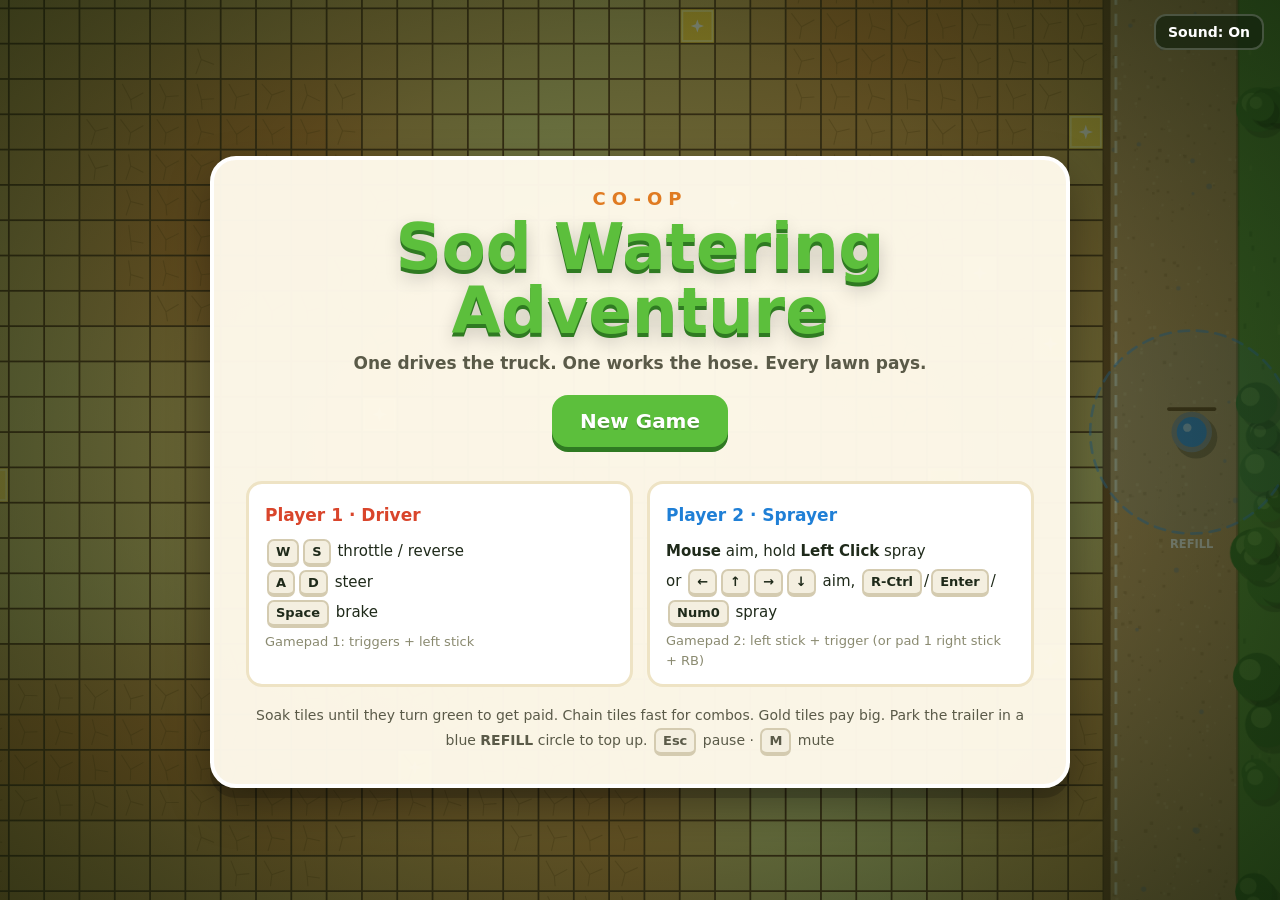
<file: 2d/index.html>
<!DOCTYPE html>
<html lang="en">
<head>
  <meta charset="utf-8">
  <meta name="viewport" content="width=device-width, initial-scale=1">
  <title>Co-Op Sod Watering Adventure</title>
  <link rel="stylesheet" href="css/style.css">
</head>
<body>
  <canvas id="game"></canvas>

  <!-- HUD -->
  <div id="hud" class="hidden">
    <div class="hud-top">
      <div class="hud-chip" id="hud-round">Round 1</div>
      <div class="hud-timer" id="hud-timer">60</div>
      <div class="hud-chip money" id="hud-money">$0</div>
    </div>
    <div class="hud-combo" id="hud-combo">
      <div class="combo-text"><span id="combo-mult">x1.00</span> <span id="combo-count">COMBO</span></div>
      <div class="combo-bar"><div id="combo-fill"></div></div>
    </div>
    <div class="hud-tank">
      <div class="tank-label">TANK <span id="tank-text">160 / 160 L</span></div>
      <div class="tank-bar"><div id="tank-fill"></div></div>
      <div class="tank-status" id="tank-status"></div>
    </div>
    <div class="hud-field">
      <div>Field <b id="field-pct">0%</b></div>
      <div>This round <b id="round-earned">$0</b></div>
    </div>
    <div class="hud-roles">
      <span class="role driver">Driver: WASD + Space</span>
      <span class="role sprayer" id="hud-aim-mode">Sprayer: Mouse</span>
    </div>
  </div>

  <button id="mute-btn" class="icon-btn" title="Mute (M)">Sound: On</button>

  <!-- MAIN MENU -->
  <div id="menu" class="overlay">
    <div class="panel menu-panel">
      <div class="title-wrap">
        <div class="title-small">Co-Op</div>
        <h1>Sod Watering<br>Adventure</h1>
        <div class="subtitle">One drives the truck. One works the hose. Every lawn pays.</div>
      </div>
      <div class="menu-buttons">
        <button id="btn-continue" class="btn btn-primary hidden">Continue</button>
        <button id="btn-new" class="btn btn-primary">New Game</button>
      </div>
      <div id="save-info" class="save-info"></div>
      <div class="controls">
        <div class="ctrl-col driver">
          <h3>Player 1 &middot; Driver</h3>
          <div><kbd>W</kbd><kbd>S</kbd> throttle / reverse</div>
          <div><kbd>A</kbd><kbd>D</kbd> steer</div>
          <div><kbd>Space</kbd> brake</div>
          <div class="hint">Gamepad 1: triggers + left stick</div>
        </div>
        <div class="ctrl-col sprayer">
          <h3>Player 2 &middot; Sprayer</h3>
          <div><b>Mouse</b> aim, hold <b>Left Click</b> spray</div>
          <div>or <kbd>&larr;</kbd><kbd>&uarr;</kbd><kbd>&rarr;</kbd><kbd>&darr;</kbd> aim, <kbd>R-Ctrl</kbd>/<kbd>Enter</kbd>/<kbd>Num0</kbd> spray</div>
          <div class="hint">Gamepad 2: left stick + trigger (or pad 1 right stick + RB)</div>
        </div>
      </div>
      <div class="tips">
        Soak tiles until they turn green to get paid. Chain tiles fast for combos. Gold tiles pay big.
        Park the trailer in a blue <b>REFILL</b> circle to top up. <kbd>Esc</kbd> pause &middot; <kbd>M</kbd> mute
      </div>
    </div>
  </div>

  <!-- ROUND END -->
  <div id="roundEnd" class="overlay hidden">
    <div class="panel end-panel">
      <h2 id="end-title">Round Complete!</h2>
      <div class="end-total" id="end-total">$0</div>
      <div class="end-stats" id="end-stats"></div>
      <button id="btn-to-shop" class="btn btn-primary">To the Shop</button>
    </div>
  </div>

  <!-- SHOP -->
  <div id="shop" class="overlay hidden">
    <div class="panel shop-panel">
      <div class="shop-head">
        <div>
          <h2>Equipment Shop</h2>
          <div class="shop-sub" id="shop-sub">Next up: Round 2</div>
        </div>
        <div class="shop-money" id="shop-money">$0</div>
      </div>
      <div class="shop-grid" id="shop-grid"></div>
      <div class="shop-foot">
        <button id="btn-menu-from-shop" class="btn btn-ghost">Save &amp; Quit</button>
        <button id="btn-start" class="btn btn-primary">Start Round 2</button>
      </div>
    </div>
  </div>

  <!-- PAUSE -->
  <div id="pause" class="overlay hidden">
    <div class="panel pause-panel">
      <h2>Paused</h2>
      <button id="btn-resume" class="btn btn-primary">Resume</button>
      <button id="btn-pause-mute" class="btn btn-ghost">Toggle Sound</button>
      <button id="btn-quit" class="btn btn-ghost">Quit to Menu</button>
      <div class="hint">Quitting mid-round forfeits this round's progress (your last shop save is kept).</div>
    </div>
  </div>

  <script src="js/sim.js"></script>
  <script src="js/input.js"></script>
  <script src="js/audio.js"></script>
  <script src="js/render.js"></script>
  <script src="js/ui.js"></script>
  <script src="js/main.js"></script>
</body>
</html>
</file>
<file: 2d/css/style.css>
:root {
  --green: #5cbf3c;
  --green-d: #2f7a22;
  --cream: #fff8e6;
  --ink: #1f2a1a;
  --gold: #ffcc33;
  --blue: #3aa0ff;
  --panel: rgba(255, 250, 236, 0.97);
  --shadow: 0 10px 0 rgba(0, 0, 0, 0.18), 0 18px 40px rgba(0, 0, 0, 0.35);
}
* { box-sizing: border-box; }
html, body {
  margin: 0; height: 100%; overflow: hidden; background: #3d6e2a;
  font-family: system-ui, "Segoe UI", Roboto, sans-serif; color: var(--ink);
  user-select: none; -webkit-user-select: none;
}
canvas#game { position: fixed; inset: 0; width: 100vw; height: 100vh; display: block; cursor: crosshair; }
.hidden { display: none !important; }

/* ---------- HUD ---------- */
#hud { position: fixed; inset: 0; pointer-events: none; }
.hud-top {
  position: absolute; top: 14px; left: 50%; transform: translateX(-50%);
  display: flex; align-items: center; gap: 14px;
}
.hud-chip {
  background: rgba(20, 35, 15, 0.72); color: #fff; padding: 8px 16px; border-radius: 14px;
  font-weight: 800; font-size: 20px; min-width: 120px; text-align: center;
  border: 2px solid rgba(255, 255, 255, 0.15);
}
.hud-chip.money { color: var(--gold); font-size: 24px; min-width: 150px; transition: transform .08s; }
.hud-chip.money.bump { transform: scale(1.12); }
.hud-timer {
  background: var(--cream); color: var(--ink); font-weight: 900; font-size: 40px; line-height: 1;
  padding: 10px 22px; border-radius: 18px; min-width: 110px; text-align: center; box-shadow: var(--shadow);
  font-variant-numeric: tabular-nums;
}
.hud-timer.low { background: #ff5a4a; color: #fff; animation: pulse .5s infinite alternate; }
@keyframes pulse { from { transform: scale(1); } to { transform: scale(1.08); } }

.hud-combo { position: absolute; top: 88px; left: 50%; transform: translateX(-50%); width: 260px; text-align: center; opacity: 0.25; transition: opacity .2s; }
.hud-combo.active { opacity: 1; }
.combo-text { color: #fff; font-weight: 900; font-size: 20px; text-shadow: 0 2px 0 rgba(0,0,0,.5); }
#combo-mult { color: #ffb347; font-size: 24px; }
.combo-bar { height: 8px; background: rgba(0,0,0,.4); border-radius: 6px; overflow: hidden; margin-top: 4px; }
#combo-fill { height: 100%; width: 0; background: linear-gradient(90deg, #ffb347, #ffe066); }

.hud-tank {
  position: absolute; left: 18px; bottom: 18px; width: 300px;
  background: rgba(20, 35, 15, 0.72); border-radius: 16px; padding: 12px 14px; color: #fff;
  border: 2px solid rgba(255,255,255,.15);
}
.tank-label { font-weight: 800; font-size: 15px; letter-spacing: 1px; display: flex; justify-content: space-between; }
.tank-label span { font-weight: 600; opacity: .85; letter-spacing: 0; }
.tank-bar { margin-top: 8px; height: 22px; background: rgba(0,0,0,.45); border-radius: 11px; overflow: hidden; border: 2px solid rgba(255,255,255,.2); }
#tank-fill { height: 100%; width: 100%; background: linear-gradient(180deg, #7cc8ff, #2b86e0); transition: width .08s linear; }
#tank-fill.low { background: linear-gradient(180deg, #ff9a8a, #e0402b); animation: blink .4s infinite alternate; }
@keyframes blink { from { opacity: 1; } to { opacity: .55; } }
.tank-status { margin-top: 6px; font-size: 14px; font-weight: 700; min-height: 18px; color: #9fdcff; }
.tank-status.warn { color: #ffb0a0; }

.hud-field {
  position: absolute; right: 18px; bottom: 18px; background: rgba(20, 35, 15, 0.72); color: #fff;
  border-radius: 16px; padding: 12px 16px; font-size: 15px; line-height: 1.6; border: 2px solid rgba(255,255,255,.15);
  min-width: 190px;
}
.hud-field b { color: var(--gold); float: right; margin-left: 14px; }
.hud-roles { position: absolute; top: 18px; left: 18px; display: flex; flex-direction: column; gap: 6px; }
.role { background: rgba(20,35,15,.6); color: #fff; font-size: 13px; font-weight: 700; padding: 5px 10px; border-radius: 10px; }
.role.driver { border-left: 4px solid #ff6a4d; }
.role.sprayer { border-left: 4px solid var(--blue); }

.icon-btn {
  position: fixed; top: 14px; right: 16px; z-index: 30; pointer-events: auto;
  background: rgba(20,35,15,.72); color: #fff; border: 2px solid rgba(255,255,255,.2); border-radius: 12px;
  padding: 8px 12px; font-weight: 700; font-size: 14px; cursor: pointer; font-family: inherit;
}
.icon-btn:hover { background: rgba(20,35,15,.9); }

/* ---------- overlays ---------- */
.overlay {
  position: fixed; inset: 0; display: flex; align-items: center; justify-content: center; z-index: 20;
  background: radial-gradient(ellipse at center, rgba(20,40,10,.35), rgba(10,25,5,.7));
  padding: 60px 16px 16px; overflow: auto;
}
.panel {
  background: var(--panel); border-radius: 26px; padding: 28px 32px; box-shadow: var(--shadow);
  border: 4px solid #fff; max-height: calc(100vh - 76px); overflow: auto; animation: pop .25s ease-out;
}
@keyframes pop { from { transform: scale(.92); opacity: 0; } to { transform: scale(1); opacity: 1; } }
h1, h2, h3 { margin: 0; }
h2 { font-size: 34px; font-weight: 900; color: var(--green-d); }

.btn {
  font-family: inherit; font-weight: 900; font-size: 20px; border: none; border-radius: 16px; padding: 14px 28px;
  cursor: pointer; transition: transform .08s, box-shadow .08s, filter .1s;
}
.btn:active { transform: translateY(3px); }
.btn-primary { background: var(--green); color: #fff; box-shadow: 0 5px 0 var(--green-d); text-shadow: 0 2px 0 rgba(0,0,0,.2); }
.btn-primary:hover { filter: brightness(1.08); }
.btn-ghost { background: #e8e1cc; color: #4a4a3a; box-shadow: 0 4px 0 #c5bca2; }
.btn-ghost:hover { filter: brightness(1.04); }

/* menu */
.menu-panel { width: min(860px, 100%); text-align: center; }
.title-small { font-weight: 900; color: #e07b22; letter-spacing: 6px; text-transform: uppercase; font-size: 18px; }
h1 {
  font-size: clamp(36px, 6vw, 64px); line-height: 1; font-weight: 900; color: var(--green);
  text-shadow: 0 4px 0 var(--green-d), 0 8px 18px rgba(0,0,0,.2); margin: 6px 0 10px;
}
.subtitle { font-size: 17px; color: #5a5a48; font-weight: 600; }
.menu-buttons { display: flex; gap: 14px; justify-content: center; margin: 22px 0 6px; }
.save-info { font-size: 14px; color: #7a7a60; min-height: 18px; margin-bottom: 10px; }
.controls { display: grid; grid-template-columns: 1fr 1fr; gap: 14px; text-align: left; }
.ctrl-col { background: #fff; border-radius: 16px; padding: 14px 16px; font-size: 15px; line-height: 2; border: 3px solid #eee3c4; }
.ctrl-col h3 { font-size: 17px; margin-bottom: 4px; }
.ctrl-col.driver h3 { color: #d9452b; }
.ctrl-col.sprayer h3 { color: #1f7fd6; }
.hint { font-size: 13px; color: #8a8a70; line-height: 1.5; margin-top: 4px; }
kbd {
  display: inline-block; min-width: 26px; padding: 1px 7px; margin: 0 2px; border-radius: 7px; font-family: inherit;
  background: #f4efe0; border: 2px solid #d4cbb0; border-bottom-width: 4px; font-weight: 800; font-size: 13px; text-align: center; line-height: 1.5;
}
.tips { margin-top: 16px; font-size: 14px; color: #5a5a48; line-height: 1.8; }

/* round end */
.end-panel { width: min(520px, 100%); text-align: center; }
.end-total { font-size: 64px; font-weight: 900; color: #e0a800; text-shadow: 0 4px 0 #b37a00; margin: 8px 0 14px; }
.end-stats { text-align: left; background: #fff; border-radius: 16px; padding: 10px 18px; margin-bottom: 20px; border: 3px solid #eee3c4; }
.end-row { display: flex; justify-content: space-between; padding: 7px 0; border-bottom: 1px dashed #e4dcc4; font-size: 17px; }
.end-row:last-child { border-bottom: none; }
.end-row b { font-weight: 900; }
.end-row.hl b { color: var(--green-d); }

/* shop */
.shop-panel { width: min(1180px, 100%); }
.shop-head { display: flex; justify-content: space-between; align-items: center; margin-bottom: 16px; gap: 12px; }
.shop-sub { color: #7a7a60; font-weight: 700; }
.shop-money { font-size: 40px; font-weight: 900; color: #e0a800; text-shadow: 0 3px 0 #b37a00; }
.shop-grid { display: grid; grid-template-columns: repeat(auto-fill, minmax(255px, 1fr)); gap: 12px; }
.card {
  background: #fff; border-radius: 16px; padding: 12px 14px; border: 3px solid #eee3c4;
  display: flex; flex-direction: column; gap: 6px;
}
.card.afford { border-color: #9be07a; }
.card.maxed { opacity: .65; }
.card-top { display: flex; justify-content: space-between; align-items: baseline; gap: 8px; }
.card-name { font-weight: 900; font-size: 17px; }
.card-lvl { font-size: 12px; font-weight: 800; color: #8a8a70; white-space: nowrap; }
.card-desc { font-size: 13px; color: #6a6a58; }
.card-val { font-size: 15px; font-weight: 800; color: #2a5a1a; }
.card-val .arrow { color: #b0a888; margin: 0 4px; }
.card-val .next { color: #1f9a2a; }
.pips { display: flex; gap: 3px; flex-wrap: wrap; }
.pip { width: 10px; height: 6px; border-radius: 3px; background: #e6dfc8; }
.pip.on { background: var(--green); }
.buy-btn {
  margin-top: auto; font-family: inherit; font-weight: 900; font-size: 16px; border: none; border-radius: 12px; padding: 9px;
  cursor: pointer; background: var(--gold); color: #5a3d00; box-shadow: 0 4px 0 #c99a00;
}
.buy-btn:hover { filter: brightness(1.06); }
.buy-btn:active { transform: translateY(2px); }
.buy-btn:disabled { background: #e6e0cc; color: #a09a80; box-shadow: 0 4px 0 #cfc8b0; cursor: default; transform: none; filter: none; }
.shop-foot { display: flex; justify-content: space-between; margin-top: 18px; gap: 12px; }

/* pause */
.pause-panel { width: min(400px, 100%); text-align: center; display: flex; flex-direction: column; gap: 12px; }

@media (max-width: 760px) {
  .controls { grid-template-columns: 1fr; }
  .hud-tank { width: 220px; }
  .hud-roles { display: none; }
  .hud-chip { min-width: 80px; font-size: 16px; }
  .hud-timer { font-size: 30px; }
}
@media (max-height: 760px) {
  .panel { padding: 18px 22px; }
  h1 { font-size: 40px; }
  .ctrl-col { line-height: 1.7; }
}
</file>
